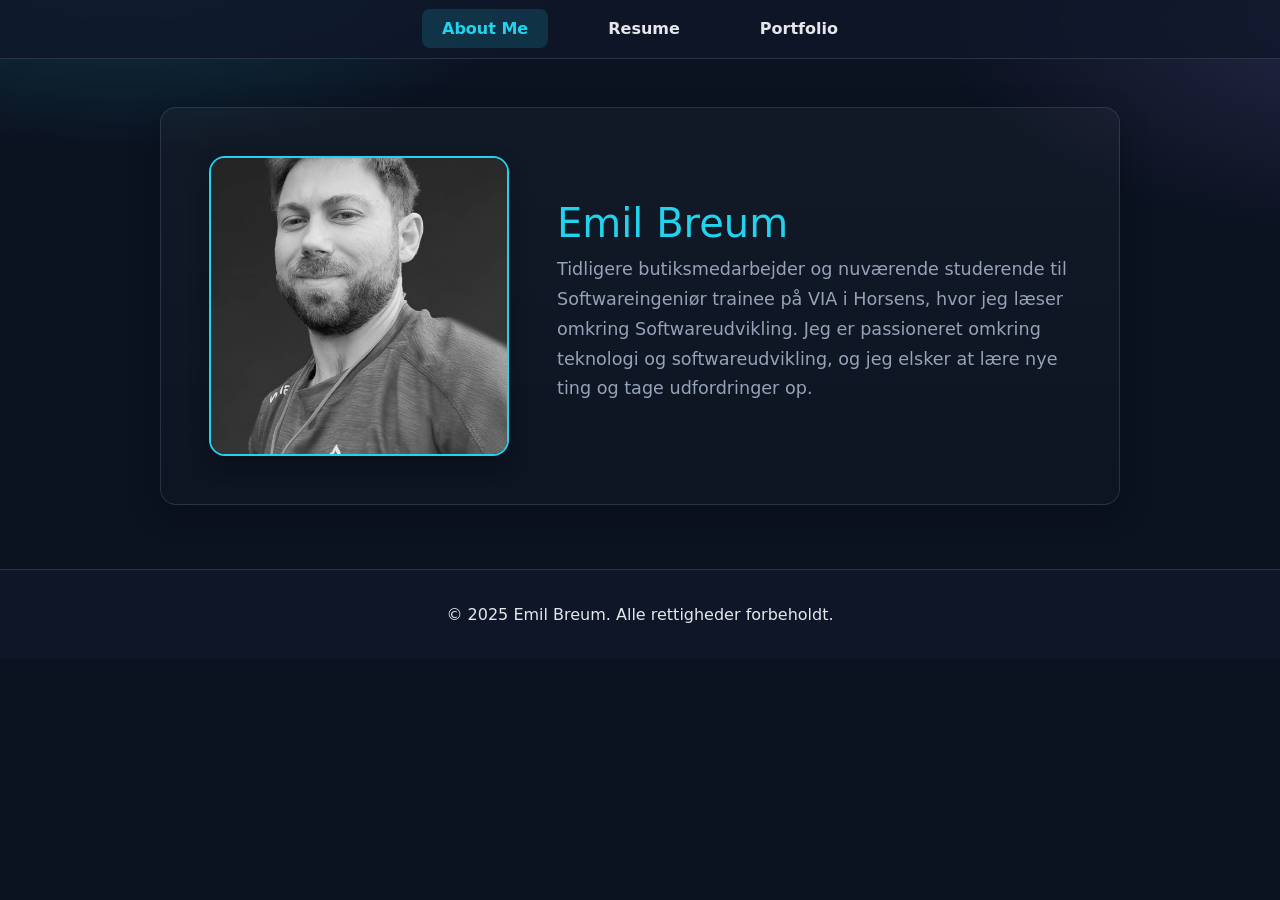
<file: index.html>
<!DOCTYPE html>
<html lang="en">
<head>
  <meta charset="UTF-8">
  <meta name="viewport" content="width=device-width, initial-scale=1.0">
  <title>About Me</title>
  <link rel="stylesheet" href="css\index.css">
</head>
<body>
  <header>
    <nav>
      <ul class="nav-bar">
        <li><a href="index.html" class="active">About Me</a></li>
        <li><a href="resume.html">Resume</a></li>
        <li><a href="portfolio.html">Portfolio</a></li>
      </ul>
    </nav>
  </header>

  <main class="container">
    <section class="about">
      <img src="billeder\profilbillede ny.jpg" alt="Profile picture">
      <div>
        <h1>Emil Breum
        <p>
          Tidligere butiksmedarbejder og nuværende studerende til Softwareingeniør trainee på VIA i Horsens, hvor jeg læser omkring Softwareudvikling. Jeg er passioneret omkring teknologi og softwareudvikling, og jeg elsker at lære nye ting og tage udfordringer op.
        </p>
      </div>
    </section>
  </main>

  <footer>
    <p>&copy; 2025 Emil Breum. Alle rettigheder forbeholdt.</p>
  </footer>
</body>
</html>
</file>
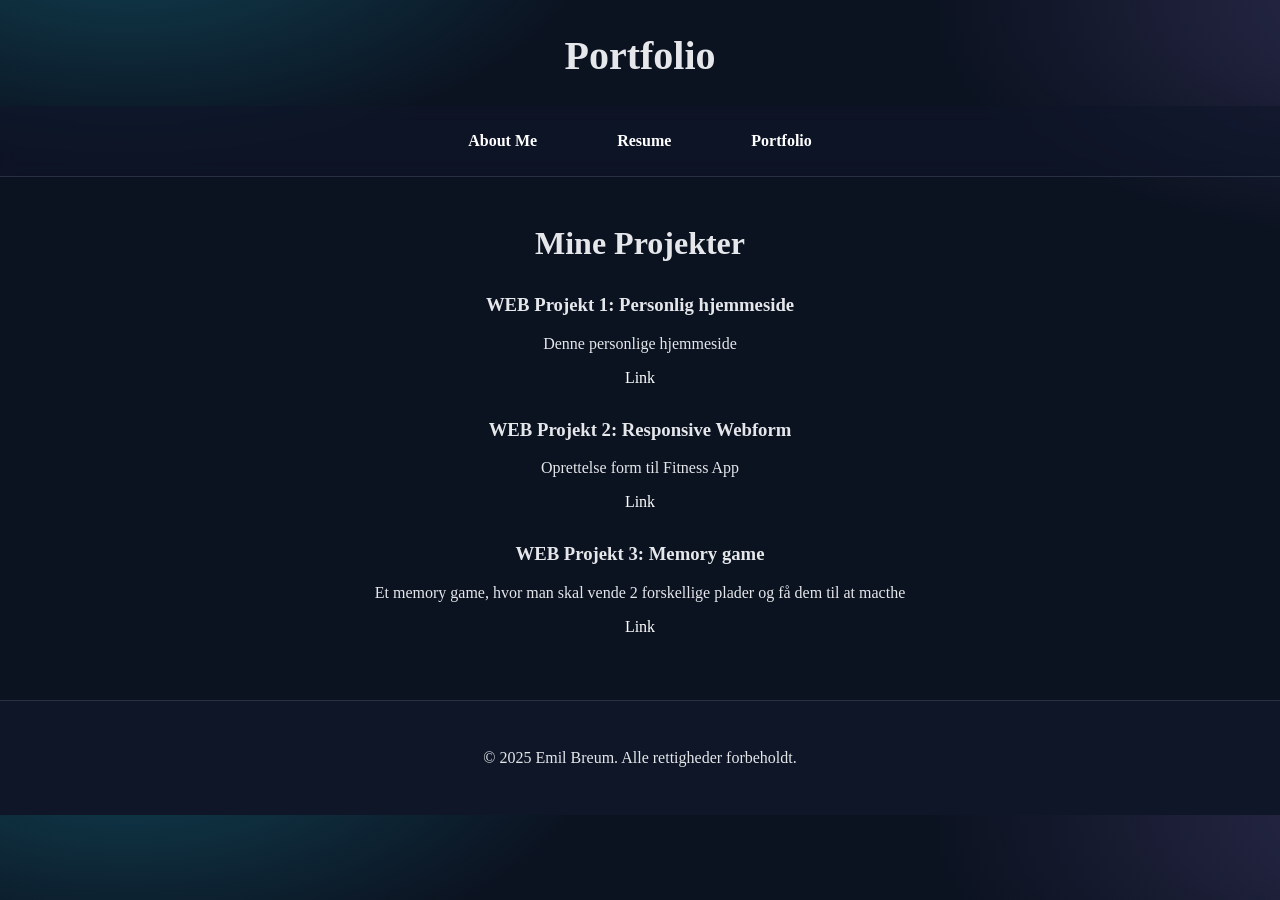
<file: portfolio.html>
<!DOCTYPE html>
<html lang="da">
<head>
    <meta charset="UTF-8">
    <title>Portfolio - Emil Breum</title>
    <link rel="stylesheet" href="css\portfolio.css">
</head>
<body>
    <h1>Portfolio</h1>
    <nav>
        <ul class="nav-bar">
            <li><a href="index.html" class="active">About Me</a></li>
            <li><a href="resume.html">Resume</a></li>
            <li><a href="portfolio.html">Portfolio</a></li>
        </ul>
    </nav>

    <h2>Mine Projekter</h2>

    <section>
        <h3>WEB Projekt 1: Personlig hjemmeside</h3>
        <p>Denne personlige hjemmeside</p>
        <a href="https://don-emilio93.github.io/Personlig-website/" target="_blank">Link</a>
    </section>

    <section>
        <h3>WEB Projekt 2: Responsive Webform</h3>
        <p>Oprettelse form til Fitness App</p>
        <a href="https://don-emilio93.github.io/WEB-Projekt-2/" target="_blank">Link</a>
    </section>

    <section>
        <h3>WEB Projekt 3: Memory game</h3>
        <p>Et memory game, hvor man skal vende 2 forskellige plader og få dem til at macthe</p>
        <a href="https://don-emilio93.github.io/memory_game_project/" target="_blank">Link</a>
    </section>

    <footer>
        <p>© 2025 Emil Breum. Alle rettigheder forbeholdt.</p>
    </footer>
</body>
</html>
</file>
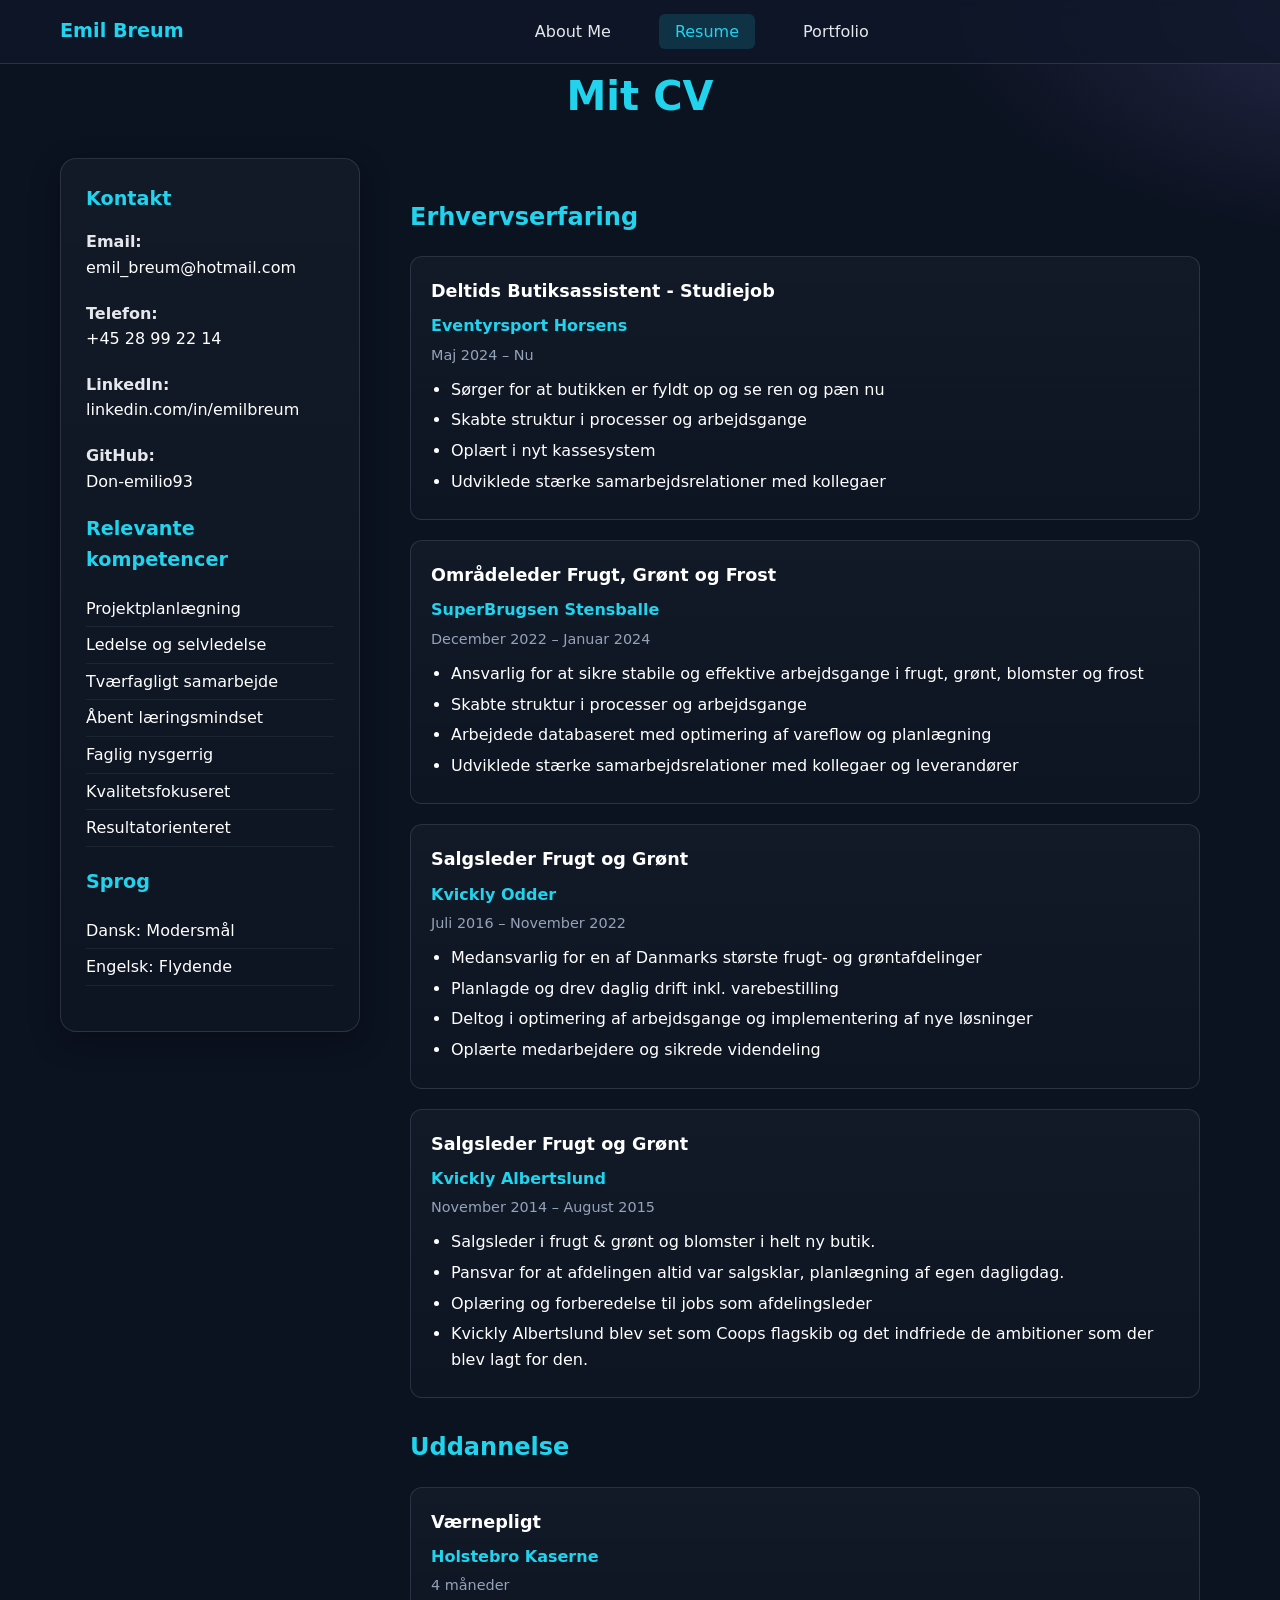
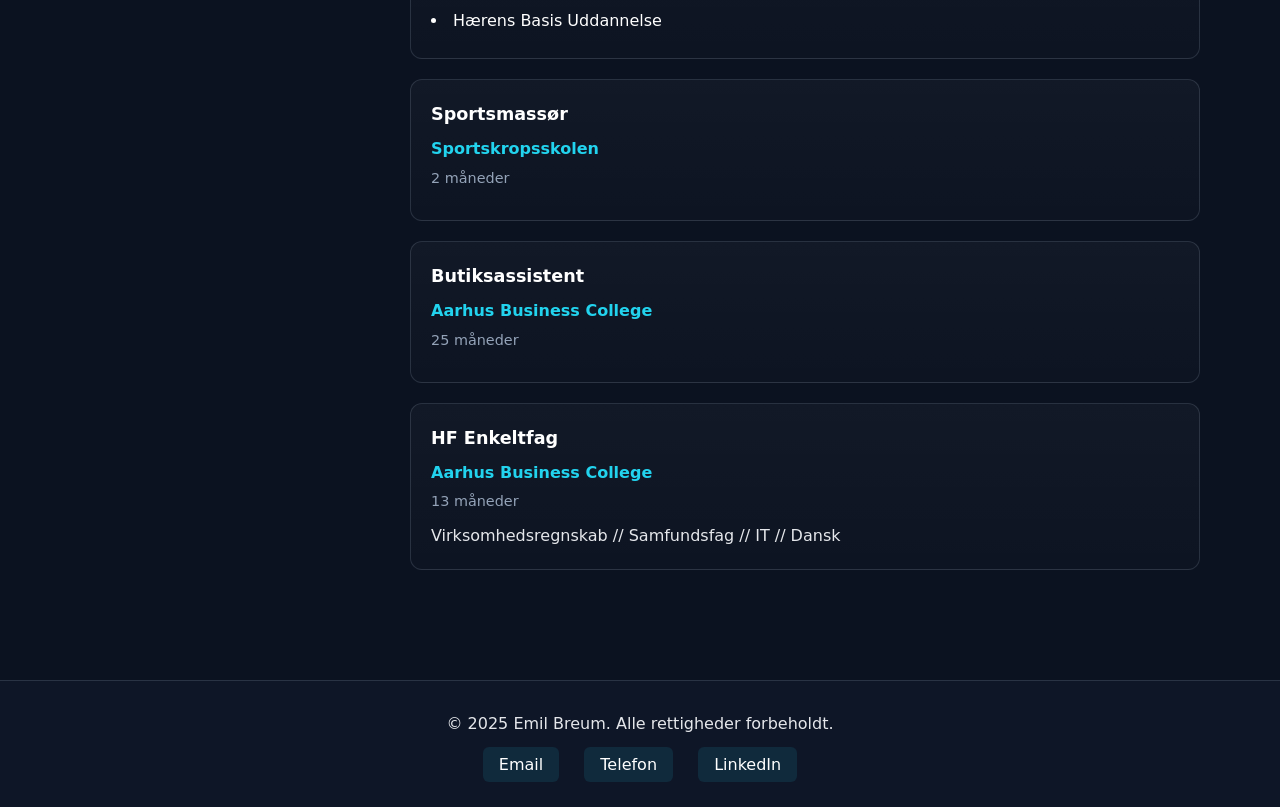
<file: resume.html>
<!DOCTYPE html>
<html lang="da">
<head>
    <meta charset="UTF-8">
    <meta name="viewport" content="width=device-width, initial-scale=1.0">
    <title>CV - Emil Breum</title>
    <link rel="stylesheet" href="css\Cv.css">
</head>
<body>
    <nav class="navbar">
        <div class="nav-container">
            <a href="index.html" class="nav-logo">Emil Breum</a>
            <ul class="nav-menu">
                <li class="nav-item">
                    <a href="index.html" class="nav-link">About Me</a>
                </li>
                <li class="nav-item">
                    <a href="resume.html" class="nav-link active">Resume</a>
                </li>
                <li class="nav-item">
                    <a href="portfolio.html" class="nav-link">Portfolio</a>
                </li>
            </ul>
            <div class="hamburger">
                <span class="bar"></span>
                <span class="bar"></span>
                <span class="bar"></span>
            </div>
        </div>
    </nav>

    <main class="main-content">
        <section class="cv-section">
            <div class="container">
                <h1>Mit CV</h1>
                <div class="cv-grid">
                    <div class="cv-sidebar">
                        <div class="contact-info">
                            <h2>Kontakt</h2>
                            <p><strong>Email:</strong><br>
                            <a href="mailto:emil_breum@hotmail.com" target="_blank">emil_breum@hotmail.com</a></p>
                            <p><strong>Telefon:</strong><br>
                            <a href="tel:+4528992214" target="_blank">+45 28 99 22 14</a></p>
                            <p><strong>LinkedIn:</strong><br>
                            <a href="https://linkedin.com/in/emilbreum" target="_blank">linkedin.com/in/emilbreum</a></p>
                            <p><strong>GitHub:</strong><br>
                            <a href="https://github.com/Don-emilio93" target="_blank">Don-emilio93</a></p>
                        </div>
                        
                        <div class="skills-list">
                            <h2>Relevante kompetencer</h2>
                            <ul>
                                <li>Projektplanlægning</li>
                                <li>Ledelse og selvledelse</li>
                                <li>Tværfagligt samarbejde</li>
                                <li>Åbent læringsmindset</li>
                                <li>Faglig nysgerrig</li>
                                <li>Kvalitetsfokuseret</li>
                                <li>Resultatorienteret</li>
                            </ul>
                        </div>
                        
                        <div class="languages-list">
                            <h2>Sprog</h2>
                            <ul>
                                <li>Dansk: Modersmål</li>
                                <li>Engelsk: Flydende</li>
                            </ul>
                        </div>
                    </div>
                    
                    <div class="cv-main">
                        <h2>Erhvervserfaring</h2>
                        
                        <div class="experience-item">
                            <h3>Deltids Butiksassistent - Studiejob</h3>
                            <p class="company">Eventyrsport Horsens</p>
                            <p class="date">Maj 2024 – Nu</p>
                            <ul>
                                <li>Sørger for at butikken er fyldt op og se ren og pæn nu</li>
                                <li>Skabte struktur i processer og arbejdsgange</li>
                                <li>Oplært i nyt kassesystem  </li>
                                <li>Udviklede stærke samarbejdsrelationer med kollegaer</li>
                            </ul>
                        </div>

                        <div class="experience-item">
                            <h3>Områdeleder Frugt, Grønt og Frost</h3>
                            <p class="company">SuperBrugsen Stensballe</p>
                            <p class="date">December 2022 – Januar 2024</p>
                            <ul>
                                <li>Ansvarlig for at sikre stabile og effektive arbejdsgange i frugt, grønt, blomster og frost</li>
                                <li>Skabte struktur i processer og arbejdsgange</li>
                                <li>Arbejdede databaseret med optimering af vareflow og planlægning</li>
                                <li>Udviklede stærke samarbejdsrelationer med kollegaer og leverandører</li>
                            </ul>
                        </div>
                        
                        <div class="experience-item">
                            <h3>Salgsleder Frugt og Grønt</h3>
                            <p class="company">Kvickly Odder</p>
                            <p class="date">Juli 2016 – November 2022</p>
                            <ul>
                                <li>Medansvarlig for en af Danmarks største frugt- og grøntafdelinger</li>
                                <li>Planlagde og drev daglig drift inkl. varebestilling</li>
                                <li>Deltog i optimering af arbejdsgange og implementering af nye løsninger</li>
                                <li>Oplærte medarbejdere og sikrede videndeling</li>
                            </ul>
                        </div>
                        <div class="experience-item">
                            <h3>Salgsleder Frugt og Grønt</h3>
                            <p class="company">Kvickly Albertslund</p>
                            <p class="date">November 2014 – August 2015</p>
                            <ul>
                                <li>Salgsleder i frugt & grønt og blomster i helt ny butik.</li>
                                <li>Pansvar for at afdelingen altid var salgsklar, planlægning af egen dagligdag.</li>
                                <li>Oplæring og forberedelse til jobs som afdelingsleder</li>
                                <li>Kvickly Albertslund blev set som Coops flagskib og det indfriede de ambitioner som der blev lagt for den.</li>
                            </ul>
                        </div>
                        
                        <h2>Uddannelse</h2>
                        
                        <div class="education-item">
                            <h3>Værnepligt</h3>
                            <p class="institution">Holstebro Kaserne</p>
                            <p class="date">4 måneder</p>
                             <li>Hærens Basis Uddannelse</li>
                        </div>
                        
                        <div class="education-item">
                            <h3>Sportsmassør</h3>
                            <p class="institution">Sportskropsskolen</p>
                            <p class="date">2 måneder</p>
                        </div>
                        
                        <div class="education-item">
                            <h3>Butiksassistent</h3>
                            <p class="institution">Aarhus Business College</p>
                            <p class="date">25 måneder</p>
                        </div>
                        
                        <div class="education-item">
                            <h3>HF Enkeltfag</h3>
                            <p class="institution">Aarhus Business College</p>
                            <p class="date">13 måneder</p>
                            <p>Virksomhedsregnskab // Samfundsfag // IT // Dansk</p>
                        </div>
                    </div>
                </div>
            </div>
        </section>
    </main>

    <footer class="footer">
        <div class="container">
            <p>&copy; 2025 Emil Breum. Alle rettigheder forbeholdt.</p>
            <div class="social-links">
                <a href="mailto:emil_breum@hotmail.com">Email</a>
                <a href="tel:+4528992214">Telefon</a>
                <a href="https://www.linkedin.com/in/emilbreum/">LinkedIn</a>
            </div>
        </div>
    </footer>
</body>
</html>
</file>
